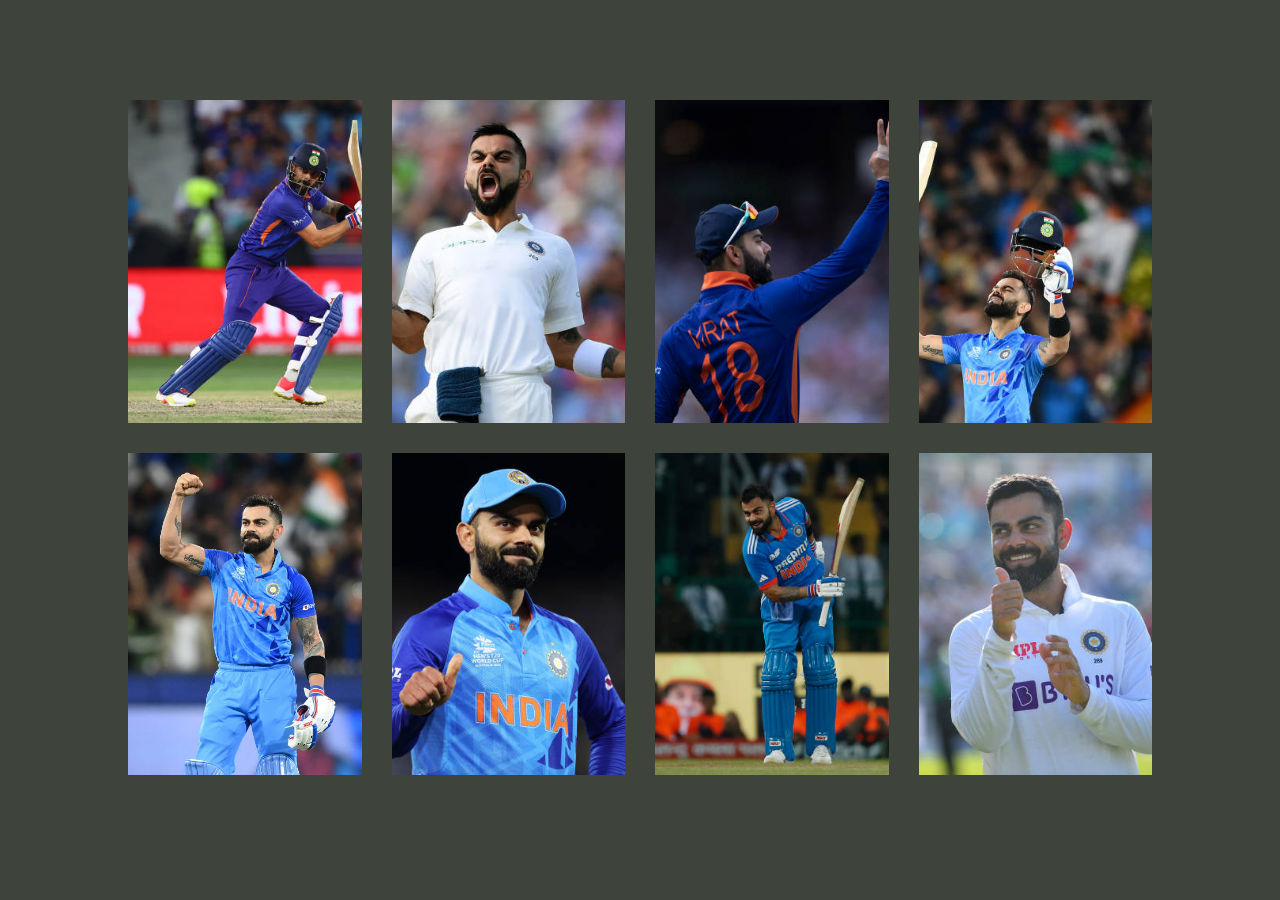
<file: index.html>
<!DOCTYPE html>
<html lang="en">
<head>
 
    <meta name="viewport" content="width=device-width, initial-scale=1.0">
    <link rel="stylesheet" href="style.css">
    <title>Image Gallery</title>
</head>
<body>


    <div class="img-gallery">
        <img src="img1.jpg">
        <img src="img2.jpg">
        <img src="img3.jpg">
        <img src="img4.jpg">
        <img src="img5.jpg">
        <img src="img6.jpg">
        <img src="img7.jpg">
        <img src="img8.jpg">
    </div>
</body>
</html>
</file>
<file: style.css>
* {
    margin: 0;
    padding: 0;
    box-sizing: border-box;
    font-family: sans-serif;
}

body {
    background: hsla(100, 13%, 13%, 0.863);
}

.img-gallery {
    width: 80%;
    margin: 100px auto 50px;
    display: grid;
    grid-template-rows: repeat(2, 1fr); /* 2 rows */
    grid-template-columns: repeat(4, 1fr); /* 4 columns */
    grid-gap: 30px;
}

.img-gallery img {
    width: 100%;
    height: 100%;
    object-fit: cover;
    cursor: pointer;
    transition: 0.4s;
}

.img-gallery img:hover {
    transform: scale(0.8) rotate(-15deg);
    border-radius: 20px;
    box-shadow: 0 32px 75px rgba(68, 77, 136, 0.2);
}
.full-img{
    width: 100px;
    height: 100vh;
    background-color: rgba(0,0,0,0.9);
    position: fixed;
    top: 0;
    left: 0;
    display: flex;
    align-items: center;
    justify-content: center;

}
</file>
